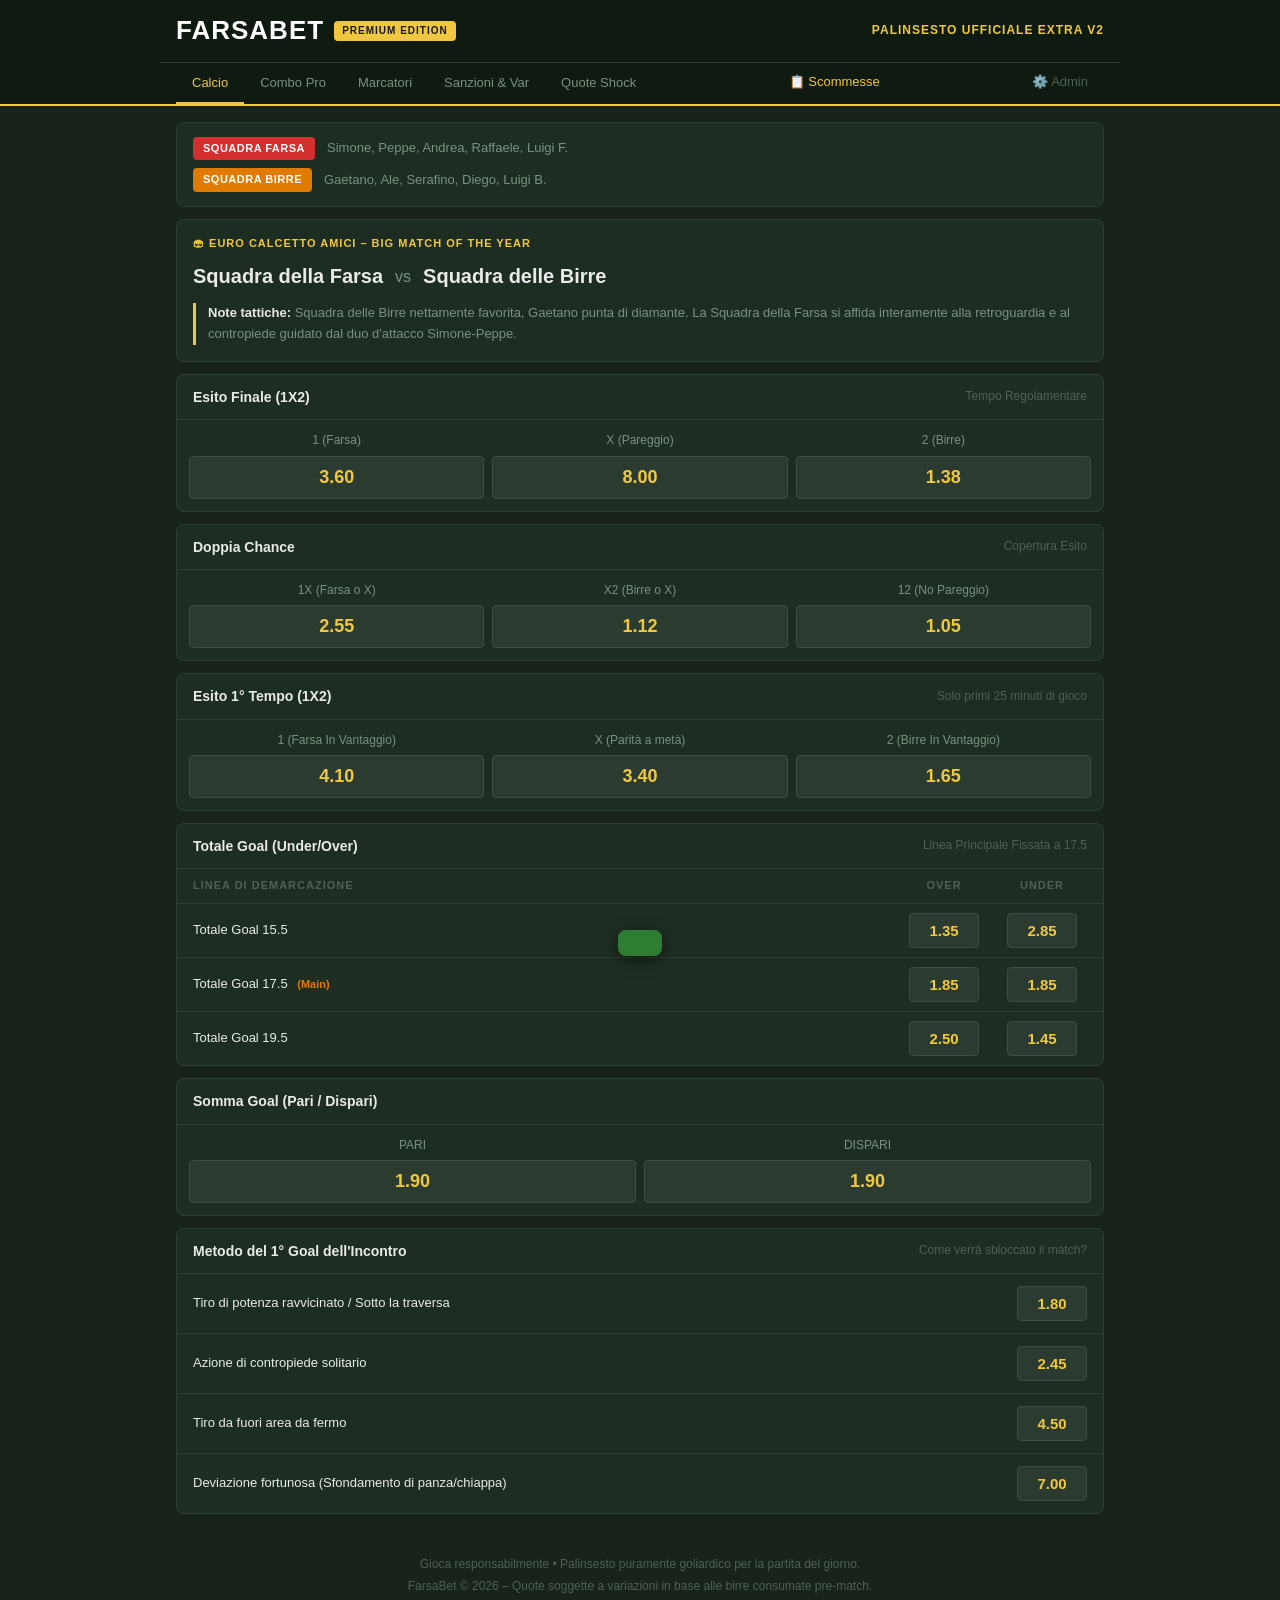
<file: index.html>
<!DOCTYPE html>
<html lang="it">
<head>
  <meta charset="UTF-8">
  <meta name="viewport" content="width=device-width, initial-scale=1.0">
  <title>FarsaBet – Palinsesto Ufficiale Extra V2</title>
  <link rel="stylesheet" href="style.css">
</head>
<body>

<!-- ===== HEADER ===== -->
<header>
  <div class="header-inner">
    <a class="logo" href="index.html">
      <span class="logo-text">FARSABET</span>
      <span class="badge-premium">Premium Edition</span>
    </a>
    <div class="header-subtitle">Palinsesto Ufficiale Extra V2</div>
  </div>
  <nav class="tabs" id="main-tabs">
    <button class="tab active" data-tab="calcio">Calcio</button>
    <button class="tab" data-tab="combo">Combo Pro</button>
    <button class="tab" data-tab="marcatori">Marcatori</button>
    <button class="tab" data-tab="sanzioni">Sanzioni &amp; Var</button>
    <button class="tab" data-tab="quote">Quote Shock</button>
    <a class="tab tab-nav-link" href="scommesse.html">📋 Scommesse</a>
    <a class="tab tab-nav-link tab-admin-link" href="admin.html">⚙️ Admin</a>
  </nav>
</header>

<!-- ===== MAIN ===== -->
<main>

  <!-- Teams card -->
  <div class="teams-card">
    <div class="team-row">
      <span class="team-label farsa">Squadra Farsa</span>
      <span class="team-players" id="team-players-farsa">Simone, Peppe, Andrea, Raffaele, Luigi F.</span>
    </div>
    <div class="team-row">
      <span class="team-label birre">Squadra Birre</span>
      <span class="team-players" id="team-players-birre">Gaetano, Ale, Serafino, Diego, Luigi B.</span>
    </div>
  </div>

  <!-- Match card -->
  <div class="match-card">
    <div class="match-badge">🏟 Euro Calcetto Amici – Big Match of the Year</div>
    <div class="match-title">
      <span>Squadra della Farsa</span>
      <span class="vs">vs</span>
      <span>Squadra delle Birre</span>
    </div>
    <div class="tactical-note">
      <strong>Note tattiche:</strong> Squadra delle Birre nettamente favorita, Gaetano punta di diamante.
      La Squadra della Farsa si affida interamente alla retroguardia e al contropiede guidato
      dal duo d'attacco Simone-Peppe.
    </div>
  </div>

  <!-- ===================================================
       TAB: CALCIO
       =================================================== -->
  <div class="tab-section active" id="tab-calcio">

    <!-- Esito Finale 1X2 -->
    <div class="bet-section">
      <div class="section-header">
        <span class="section-title">Esito Finale (1X2)</span>
        <span class="section-subtitle">Tempo Regolamentare</span>
      </div>
      <div class="odds-grid grid-3">
        <div class="odd-item">
          <div class="odd-label">1 (Farsa)</div>
          <button class="odd-btn" data-bet="Esito Finale – 1 (Farsa)" data-odd="3.60">3.60</button>
        </div>
        <div class="odd-item">
          <div class="odd-label">X (Pareggio)</div>
          <button class="odd-btn" data-bet="Esito Finale – X (Pareggio)" data-odd="8.00">8.00</button>
        </div>
        <div class="odd-item">
          <div class="odd-label">2 (Birre)</div>
          <button class="odd-btn" data-bet="Esito Finale – 2 (Birre)" data-odd="1.38">1.38</button>
        </div>
      </div>
    </div>

    <!-- Doppia Chance -->
    <div class="bet-section">
      <div class="section-header">
        <span class="section-title">Doppia Chance</span>
        <span class="section-subtitle">Copertura Esito</span>
      </div>
      <div class="odds-grid grid-3">
        <div class="odd-item">
          <div class="odd-label">1X (Farsa o X)</div>
          <button class="odd-btn" data-bet="Doppia Chance – 1X (Farsa o X)" data-odd="2.55">2.55</button>
        </div>
        <div class="odd-item">
          <div class="odd-label">X2 (Birre o X)</div>
          <button class="odd-btn" data-bet="Doppia Chance – X2 (Birre o X)" data-odd="1.12">1.12</button>
        </div>
        <div class="odd-item">
          <div class="odd-label">12 (No Pareggio)</div>
          <button class="odd-btn" data-bet="Doppia Chance – 12 (No Pareggio)" data-odd="1.05">1.05</button>
        </div>
      </div>
    </div>

    <!-- Esito 1° Tempo -->
    <div class="bet-section">
      <div class="section-header">
        <span class="section-title">Esito 1° Tempo (1X2)</span>
        <span class="section-subtitle">Solo primi 25 minuti di gioco</span>
      </div>
      <div class="odds-grid grid-3">
        <div class="odd-item">
          <div class="odd-label">1 (Farsa In Vantaggio)</div>
          <button class="odd-btn" data-bet="Esito 1° Tempo – 1 (Farsa In Vantaggio)" data-odd="4.10">4.10</button>
        </div>
        <div class="odd-item">
          <div class="odd-label">X (Parità a metà)</div>
          <button class="odd-btn" data-bet="Esito 1° Tempo – X (Parità a metà)" data-odd="3.40">3.40</button>
        </div>
        <div class="odd-item">
          <div class="odd-label">2 (Birre In Vantaggio)</div>
          <button class="odd-btn" data-bet="Esito 1° Tempo – 2 (Birre In Vantaggio)" data-odd="1.65">1.65</button>
        </div>
      </div>
    </div>

    <!-- Totale Goal Under/Over -->
    <div class="bet-section">
      <div class="section-header">
        <span class="section-title">Totale Goal (Under/Over)</span>
        <span class="section-subtitle">Linea Principale Fissata a 17.5</span>
      </div>
      <div class="ou-header-row">
        <span class="ou-col-label">Linea di Demarcazione</span>
        <span class="ou-col-label" style="text-align:center">Over</span>
        <span class="ou-col-label" style="text-align:center">Under</span>
      </div>
      <div class="ou-row">
        <span class="ou-row-label">Totale Goal 15.5</span>
        <div class="ou-cell"><button class="odd-btn-sm" data-bet="Totale Goal 15.5 – OVER" data-odd="1.35">1.35</button></div>
        <div class="ou-cell"><button class="odd-btn-sm" data-bet="Totale Goal 15.5 – UNDER" data-odd="2.85">2.85</button></div>
      </div>
      <div class="ou-row">
        <span class="ou-row-label">Totale Goal 17.5 <span class="main-mark">(Main)</span></span>
        <div class="ou-cell"><button class="odd-btn-sm" data-bet="Totale Goal 17.5 – OVER" data-odd="1.85">1.85</button></div>
        <div class="ou-cell"><button class="odd-btn-sm" data-bet="Totale Goal 17.5 – UNDER" data-odd="1.85">1.85</button></div>
      </div>
      <div class="ou-row">
        <span class="ou-row-label">Totale Goal 19.5</span>
        <div class="ou-cell"><button class="odd-btn-sm" data-bet="Totale Goal 19.5 – OVER" data-odd="2.50">2.50</button></div>
        <div class="ou-cell"><button class="odd-btn-sm" data-bet="Totale Goal 19.5 – UNDER" data-odd="1.45">1.45</button></div>
      </div>
    </div>

    <!-- Somma Goal Pari/Dispari -->
    <div class="bet-section">
      <div class="section-header">
        <span class="section-title">Somma Goal (Pari / Dispari)</span>
      </div>
      <div class="odds-grid grid-2">
        <div class="odd-item">
          <div class="odd-label">PARI</div>
          <button class="odd-btn" data-bet="Somma Goal – PARI" data-odd="1.90">1.90</button>
        </div>
        <div class="odd-item">
          <div class="odd-label">DISPARI</div>
          <button class="odd-btn" data-bet="Somma Goal – DISPARI" data-odd="1.90">1.90</button>
        </div>
      </div>
    </div>

    <!-- Metodo 1° Goal -->
    <div class="bet-section">
      <div class="section-header">
        <span class="section-title">Metodo del 1° Goal dell'Incontro</span>
        <span class="section-subtitle">Come verrà sbloccato il match?</span>
      </div>
      <div class="odds-list">
        <div class="odds-list-item">
          <div class="list-label">Tiro di potenza ravvicinato / Sotto la traversa</div>
          <button class="odd-btn-sm" data-bet="Metodo 1° Goal – Tiro potenza / Sotto traversa" data-odd="1.80">1.80</button>
        </div>
        <div class="odds-list-item">
          <div class="list-label">Azione di contropiede solitario</div>
          <button class="odd-btn-sm" data-bet="Metodo 1° Goal – Contropiede solitario" data-odd="2.45">2.45</button>
        </div>
        <div class="odds-list-item">
          <div class="list-label">Tiro da fuori area da fermo</div>
          <button class="odd-btn-sm" data-bet="Metodo 1° Goal – Tiro da fuori area da fermo" data-odd="4.50">4.50</button>
        </div>
        <div class="odds-list-item">
          <div class="list-label">Deviazione fortunosa (Sfondamento di panza/chiappa)</div>
          <button class="odd-btn-sm" data-bet="Metodo 1° Goal – Deviazione fortunosa (panza/chiappa)" data-odd="7.00">7.00</button>
        </div>
      </div>
    </div>

  </div><!-- /tab-calcio -->

  <!-- ===================================================
       TAB: COMBO PRO
       =================================================== -->
  <div class="tab-section" id="tab-combo">

    <div class="bet-section">
      <div class="section-header">
        <span class="section-title">Combo Match (Esito + Under/Over 17.5)</span>
        <span class="section-subtitle">Alza la quota rischiando</span>
      </div>
      <div class="odds-list">
        <div class="odds-list-item">
          <div class="list-label">
            1 + Over 17.5
            <div class="list-sublabel">Vince Farsa con tanti gol complessivi</div>
          </div>
          <button class="odd-btn-sm" data-bet="Combo – 1 + Over 17.5" data-odd="5.50">5.50</button>
        </div>
        <div class="odds-list-item">
          <div class="list-label">
            1 + Under 17.5
            <div class="list-sublabel">Vince Farsa di misura o puntando sulla difesa</div>
          </div>
          <button class="odd-btn-sm" data-bet="Combo – 1 + Under 17.5" data-odd="6.50">6.50</button>
        </div>
        <div class="odds-list-item">
          <div class="list-label">
            2 + Over 17.5
            <div class="list-sublabel">Vince Birre in goleada totale</div>
          </div>
          <button class="odd-btn-sm" data-bet="Combo – 2 + Over 17.5" data-odd="2.10">2.10</button>
        </div>
        <div class="odds-list-item">
          <div class="list-label">
            2 + Under 17.5
            <div class="list-sublabel">Vince Birre con meno di 18 gol totali nel match</div>
          </div>
          <button class="odd-btn-sm" data-bet="Combo – 2 + Under 17.5" data-odd="2.65">2.65</button>
        </div>
      </div>
    </div>

  </div><!-- /tab-combo -->

  <!-- ===================================================
       TAB: MARCATORI
       =================================================== -->
  <div class="tab-section" id="tab-marcatori">

    <!-- Dinamiche della Partita -->
    <div class="bet-section">
      <div class="section-header">
        <span class="section-title">Dinamiche della Partita</span>
      </div>
      <div class="dyn-header-row">
        <span class="dyn-col-label">Mercato Specifico</span>
        <span class="dyn-col-label">Squadra Farsa</span>
        <span class="dyn-col-label">Squadra Birre</span>
      </div>
      <div class="dyn-row">
        <span class="dyn-row-label">Segna il 1° Goal</span>
        <div class="dyn-cell"><button class="odd-btn-sm" data-bet="Segna 1° Goal – Squadra Farsa" data-odd="2.20">2.20</button></div>
        <div class="dyn-cell"><button class="odd-btn-sm" data-bet="Segna 1° Goal – Squadra Birre" data-odd="1.55">1.55</button></div>
      </div>
      <div class="dyn-row">
        <span class="dyn-row-label">Segna l'ULTIMO Goal</span>
        <div class="dyn-cell"><button class="odd-btn-sm" data-bet="Segna Ultimo Goal – Squadra Farsa" data-odd="2.00">2.00</button></div>
        <div class="dyn-cell"><button class="odd-btn-sm" data-bet="Segna Ultimo Goal – Squadra Birre" data-odd="1.65">1.65</button></div>
      </div>
      <div class="dyn-row">
        <span class="dyn-row-label">Ribaltone <span class="sub">(Svantaggio → Vittoria SÌ)</span></span>
        <div class="dyn-cell"><button class="odd-btn-sm" data-bet="Ribaltone – Squadra Farsa" data-odd="6.50">6.50</button></div>
        <div class="dyn-cell"><button class="odd-btn-sm" data-bet="Ribaltone – Squadra Birre" data-odd="3.20">3.20</button></div>
      </div>
    </div>

    <!-- Margine di Vittoria esatto -->
    <div class="bet-section">
      <div class="section-header">
        <span class="section-title">Margine di Vittoria esatto</span>
        <span class="section-subtitle">Scarto gol a fine partita</span>
      </div>
      <div class="margin-header-row">
        <span class="mg-col-label">Selezione Margine</span>
        <span class="mg-col-label">Quota</span>
      </div>
      <div class="margin-row">
        <span class="mg-row-label">Squadra delle Birre vince di 1-2 goal</span>
        <div class="mg-cell"><button class="odd-btn-sm" data-bet="Margine – Birre vince 1-2 goal" data-odd="3.00">3.00</button></div>
      </div>
      <div class="margin-row">
        <span class="mg-row-label">Squadra delle Birre vince di 3-4 goal</span>
        <div class="mg-cell"><button class="odd-btn-sm" data-bet="Margine – Birre vince 3-4 goal" data-odd="2.40">2.40</button></div>
      </div>
      <div class="margin-row">
        <span class="mg-row-label">Squadra delle Birre vince di 5+ goal</span>
        <div class="mg-cell"><button class="odd-btn-sm" data-bet="Margine – Birre vince 5+ goal" data-odd="3.25">3.25</button></div>
      </div>
      <div class="margin-row">
        <span class="mg-row-label">Squadra della Farsa vince di 1-2 goal</span>
        <div class="mg-cell"><button class="odd-btn-sm" data-bet="Margine – Farsa vince 1-2 goal" data-odd="4.50">4.50</button></div>
      </div>
      <div class="margin-row">
        <span class="mg-row-label">Squadra della Farsa vince di 3-4 goal</span>
        <div class="mg-cell"><button class="odd-btn-sm" data-bet="Margine – Farsa vince 3-4 goal" data-odd="8.50">8.50</button></div>
      </div>
      <div class="margin-row">
        <span class="mg-row-label">Squadra della Farsa vince di 5+ goal</span>
        <div class="mg-cell"><button class="odd-btn-sm" data-bet="Margine – Farsa vince 5+ goal" data-odd="25.00">25.00</button></div>
      </div>
    </div>

    <!-- Prestazioni Giocatori -->
    <div class="bet-section">
      <div class="section-header">
        <span class="section-title">Prestazioni Giocatori (Marcatori &amp; Multi-Goal)</span>
        <span class="section-subtitle">Doppiette e Triplette incluse</span>
      </div>
      <div class="players-header-row">
        <span class="pl-col-label">Giocatore</span>
        <span class="pl-col-label">Segna</span>
        <span class="pl-col-label">Doppietta</span>
        <span class="pl-col-label">Tripletta</span>
      </div>
      <!-- Birre -->
      <div class="players-row" data-player-row="birre-0">
        <span class="player-name"><span class="pn-text">Gaetano</span> <span class="player-team birre">Birre</span></span>
        <div class="pl-cell"><button class="odd-btn-sm" data-bet="Gaetano (Birre) – Segna" data-odd="1.10" data-bet-type="segna">1.10</button></div>
        <div class="pl-cell"><button class="odd-btn-sm" data-bet="Gaetano (Birre) – Doppietta" data-odd="1.45" data-bet-type="doppietta">1.45</button></div>
        <div class="pl-cell"><button class="odd-btn-sm" data-bet="Gaetano (Birre) – Tripletta" data-odd="2.20" data-bet-type="tripletta">2.20</button></div>
      </div>
      <div class="players-row" data-player-row="birre-1">
        <span class="player-name"><span class="pn-text">Ale</span> <span class="player-team birre">Birre</span></span>
        <div class="pl-cell"><button class="odd-btn-sm" data-bet="Ale (Birre) – Segna" data-odd="1.65" data-bet-type="segna">1.65</button></div>
        <div class="pl-cell"><button class="odd-btn-sm" data-bet="Ale (Birre) – Doppietta" data-odd="2.60" data-bet-type="doppietta">2.60</button></div>
        <div class="pl-cell"><button class="odd-btn-sm" data-bet="Ale (Birre) – Tripletta" data-odd="4.50" data-bet-type="tripletta">4.50</button></div>
      </div>
      <div class="players-row" data-player-row="birre-2">
        <span class="player-name"><span class="pn-text">Serafino</span> <span class="player-team birre">Birre</span></span>
        <div class="pl-cell"><button class="odd-btn-sm" data-bet="Serafino (Birre) – Segna" data-odd="1.85" data-bet-type="segna">1.85</button></div>
        <div class="pl-cell"><button class="odd-btn-sm" data-bet="Serafino (Birre) – Doppietta" data-odd="3.20" data-bet-type="doppietta">3.20</button></div>
        <div class="pl-cell"><button class="odd-btn-sm" data-bet="Serafino (Birre) – Tripletta" data-odd="6.00" data-bet-type="tripletta">6.00</button></div>
      </div>
      <div class="players-row" data-player-row="birre-3">
        <span class="player-name"><span class="pn-text">Diego</span> <span class="player-team birre">Birre</span></span>
        <div class="pl-cell"><button class="odd-btn-sm" data-bet="Diego (Birre) – Segna" data-odd="2.10" data-bet-type="segna">2.10</button></div>
        <div class="pl-cell"><button class="odd-btn-sm" data-bet="Diego (Birre) – Doppietta" data-odd="4.00" data-bet-type="doppietta">4.00</button></div>
        <div class="pl-cell"><button class="odd-btn-sm" data-bet="Diego (Birre) – Tripletta" data-odd="8.00" data-bet-type="tripletta">8.00</button></div>
      </div>
      <div class="players-row" data-player-row="birre-4">
        <span class="player-name"><span class="pn-text">Luigi B.</span> <span class="player-team birre">Birre</span></span>
        <div class="pl-cell"><button class="odd-btn-sm" data-bet="Luigi B. (Birre) – Segna" data-odd="2.50" data-bet-type="segna">2.50</button></div>
        <div class="pl-cell"><button class="odd-btn-sm" data-bet="Luigi B. (Birre) – Doppietta" data-odd="6.00" data-bet-type="doppietta">6.00</button></div>
        <div class="pl-cell"><button class="odd-btn-sm" data-bet="Luigi B. (Birre) – Tripletta" data-odd="15.00" data-bet-type="tripletta">15.00</button></div>
      </div>
      <!-- Farsa -->
      <div class="players-row" data-player-row="farsa-0">
        <span class="player-name"><span class="pn-text">Simone</span> <span class="player-team farsa">Farsa</span></span>
        <div class="pl-cell"><button class="odd-btn-sm" data-bet="Simone (Farsa) – Segna" data-odd="1.25" data-bet-type="segna">1.25</button></div>
        <div class="pl-cell"><button class="odd-btn-sm" data-bet="Simone (Farsa) – Doppietta" data-odd="1.75" data-bet-type="doppietta">1.75</button></div>
        <div class="pl-cell"><button class="odd-btn-sm" data-bet="Simone (Farsa) – Tripletta" data-odd="2.80" data-bet-type="tripletta">2.80</button></div>
      </div>
      <div class="players-row" data-player-row="farsa-1">
        <span class="player-name"><span class="pn-text">Peppe</span> <span class="player-team farsa">Farsa</span></span>
        <div class="pl-cell"><button class="odd-btn-sm" data-bet="Peppe (Farsa) – Segna" data-odd="1.40" data-bet-type="segna">1.40</button></div>
        <div class="pl-cell"><button class="odd-btn-sm" data-bet="Peppe (Farsa) – Doppietta" data-odd="2.10" data-bet-type="doppietta">2.10</button></div>
        <div class="pl-cell"><button class="odd-btn-sm" data-bet="Peppe (Farsa) – Tripletta" data-odd="3.50" data-bet-type="tripletta">3.50</button></div>
      </div>
      <div class="players-row" data-player-row="farsa-2">
        <span class="player-name"><span class="pn-text">Andrea</span> <span class="player-team farsa">Farsa</span></span>
        <div class="pl-cell"><button class="odd-btn-sm" data-bet="Andrea (Farsa) – Segna" data-odd="2.35" data-bet-type="segna">2.35</button></div>
        <div class="pl-cell"><button class="odd-btn-sm" data-bet="Andrea (Farsa) – Doppietta" data-odd="5.50" data-bet-type="doppietta">5.50</button></div>
        <div class="pl-cell"><button class="odd-btn-sm" data-bet="Andrea (Farsa) – Tripletta" data-odd="12.00" data-bet-type="tripletta">12.00</button></div>
      </div>
      <div class="players-row" data-player-row="farsa-3">
        <span class="player-name"><span class="pn-text">Raffaele</span> <span class="player-team farsa">Farsa</span></span>
        <div class="pl-cell"><button class="odd-btn-sm" data-bet="Raffaele (Farsa) – Segna" data-odd="3.00" data-bet-type="segna">3.00</button></div>
        <div class="pl-cell"><button class="odd-btn-sm" data-bet="Raffaele (Farsa) – Doppietta" data-odd="8.50" data-bet-type="doppietta">8.50</button></div>
        <div class="pl-cell"><button class="odd-btn-sm" data-bet="Raffaele (Farsa) – Tripletta" data-odd="25.00" data-bet-type="tripletta">25.00</button></div>
      </div>
      <div class="players-row" data-player-row="farsa-4">
        <span class="player-name"><span class="pn-text">Luigi F.</span> <span class="player-team farsa">Farsa</span></span>
        <div class="pl-cell"><button class="odd-btn-sm" data-bet="Luigi F. (Farsa) – Segna" data-odd="3.50" data-bet-type="segna">3.50</button></div>
        <div class="pl-cell"><button class="odd-btn-sm" data-bet="Luigi F. (Farsa) – Doppietta" data-odd="12.00" data-bet-type="doppietta">12.00</button></div>
        <div class="pl-cell"><button class="odd-btn-sm" data-bet="Luigi F. (Farsa) – Tripletta" data-odd="35.00" data-bet-type="tripletta">35.00</button></div>
      </div>
    </div>

  </div><!-- /tab-marcatori -->

  <!-- ===================================================
       TAB: SANZIONI & VAR
       =================================================== -->
  <div class="tab-section" id="tab-sanzioni">

    <div class="bet-section">
      <div class="section-header">
        <span class="section-title">🎯 Eventi Live Clamorosi / Sanzioni</span>
        <span class="section-subtitle">Cose che succedono solo nei nostri calcetti</span>
      </div>
      <div class="odds-list">
        <div class="odds-list-item">
          <div class="list-label">Discussione accesa con minaccia di abbandonare il campo: SÌ</div>
          <button class="odd-btn-sm" data-bet="Discussione accesa – minaccia abbandono campo SÌ" data-odd="1.50">1.50</button>
        </div>
        <div class="odds-list-item">
          <div class="list-label">Almeno un giocatore accusa un crampo fulminante dopo 10 minuti</div>
          <button class="odd-btn-sm" data-bet="Crampo fulminante dopo 10 minuti SÌ" data-odd="1.22">1.22</button>
        </div>
        <div class="odds-list-item">
          <div class="list-label">Tiro svirgolato che finisce fuori dal centro sportivo / Recupero pallone oltre la recinzione</div>
          <button class="odd-btn-sm" data-bet="Tiro svirgolato fuori dal centro sportivo SÌ" data-odd="1.30">1.30</button>
        </div>
        <div class="odds-list-item">
          <div class="list-label">Gol di tacco o giocata da circo (Riuscita o tentata fallosamente)</div>
          <button class="odd-btn-sm" data-bet="Gol di tacco o giocata da circo SÌ" data-odd="3.50">3.50</button>
        </div>
        <div class="odds-list-item">
          <div class="list-label">Qualcuno giura di aver toccato la palla prima della linea (Contestazione Var Spontanea)</div>
          <button class="odd-btn-sm" data-bet="Contestazione Var Spontanea SÌ" data-odd="1.75">1.75</button>
        </div>
      </div>
    </div>

  </div><!-- /tab-sanzioni -->

  <!-- ===================================================
       TAB: QUOTE SHOCK
       =================================================== -->
  <div class="tab-section" id="tab-quote">

    <div class="bet-section">
      <div class="section-header">
        <span class="section-title">🎭 Super Speciali Calcetto</span>
        <span class="section-subtitle">Solo per veri scommettitori</span>
      </div>
      <div class="odds-list">
        <div class="odds-list-item">
          <div class="list-label">Autogol nel Match: SÌ</div>
          <button class="odd-btn-sm" data-bet="Autogol nel Match SÌ" data-odd="2.30">2.30</button>
        </div>
        <div class="odds-list-item">
          <div class="list-label">Un Portiere segna un gol da area ad area (Chiunque esso sia)</div>
          <button class="odd-btn-sm" data-bet="Portiere segna gol da area ad area SÌ" data-odd="15.00">15.00</button>
        </div>
        <div class="odds-list-item">
          <div class="list-label">Palo/Traversa colpita nel primo tempo: SÌ</div>
          <button class="odd-btn-sm" data-bet="Palo/Traversa colpita 1° tempo SÌ" data-odd="1.40">1.40</button>
        </div>
        <div class="odds-list-item">
          <div class="list-label">Risultato Esatto "Altro" <span style="color:var(--text-muted);font-size:11px">(Ogni squadra segna più di 9 gol)</span></div>
          <button class="odd-btn-sm" data-bet='Risultato Esatto "Altro" (entrambe +9 gol)' data-odd="4.00">4.00</button>
        </div>
      </div>
    </div>

  </div><!-- /tab-quote -->

</main><!-- /main -->

<div class="bet-slip" id="bet-slip" hidden>
  <div class="bet-slip-info">
    <div class="bet-slip-title">Schedina pronta</div>
    <div class="bet-slip-meta">
      <span id="bet-slip-count">0 eventi selezionati</span>
      <span id="bet-slip-quote">Quota totale @0.00</span>
    </div>
  </div>
  <button type="button" class="btn-confirm bet-slip-btn" id="btn-open-bet-modal" disabled>🍺 Scommetti</button>
</div>

<!-- ===== FOOTER ===== -->
<footer>
  Gioca responsabilmente • Palinsesto puramente goliardico per la partita del giorno.<br>
  FarsaBet © 2026 – Quote soggette a variazioni in base alle birre consumate pre-match.
</footer>

<!-- ===== MODAL SCOMMESSA ===== -->
<div class="modal-overlay" id="modal" role="dialog" aria-modal="true" aria-labelledby="modal-title">
  <div class="modal">
    <div class="modal-header">
      <h3 id="modal-title">Piazza la tua Scommessa</h3>
      <button class="modal-close" id="modal-close" aria-label="Chiudi">✕</button>
    </div>
    <div class="modal-bet-info" id="modal-bet-info">
      <div class="bet-name" id="modal-bet-name"></div>
      <div class="bet-odd" id="modal-bet-odd"></div>
      <div class="modal-bet-list" id="modal-bet-list"></div>
    </div>
    <form id="bet-form" novalidate>
      <div class="form-group">
        <label for="inp-nome">Nome</label>
        <input type="text" id="inp-nome" placeholder="Inserisci il tuo nome" autocomplete="given-name" required>
      </div>
      <div class="form-group">
        <label for="inp-cognome">Cognome</label>
        <input type="text" id="inp-cognome" placeholder="Inserisci il tuo cognome" autocomplete="family-name" required>
      </div>
      <div class="form-group">
        <label for="inp-telefono">Numero di Telefono</label>
        <input type="tel" id="inp-telefono" placeholder="es. 333 1234567" autocomplete="tel" required>
      </div>
      <div class="form-group">
        <label for="inp-importo">Birre da scommettere 🍺</label>
        <input type="number" id="inp-importo" placeholder="es. 2" min="0.5" step="0.5" required>
      </div>
      <button type="submit" class="btn-confirm">🍺 Scommetti</button>
    </form>
  </div>
</div>

<!-- ===== TOAST ===== -->
<div class="toast" id="toast" role="status" aria-live="polite"></div>

<script src="app.js"></script>
</body>
</html>
</file>
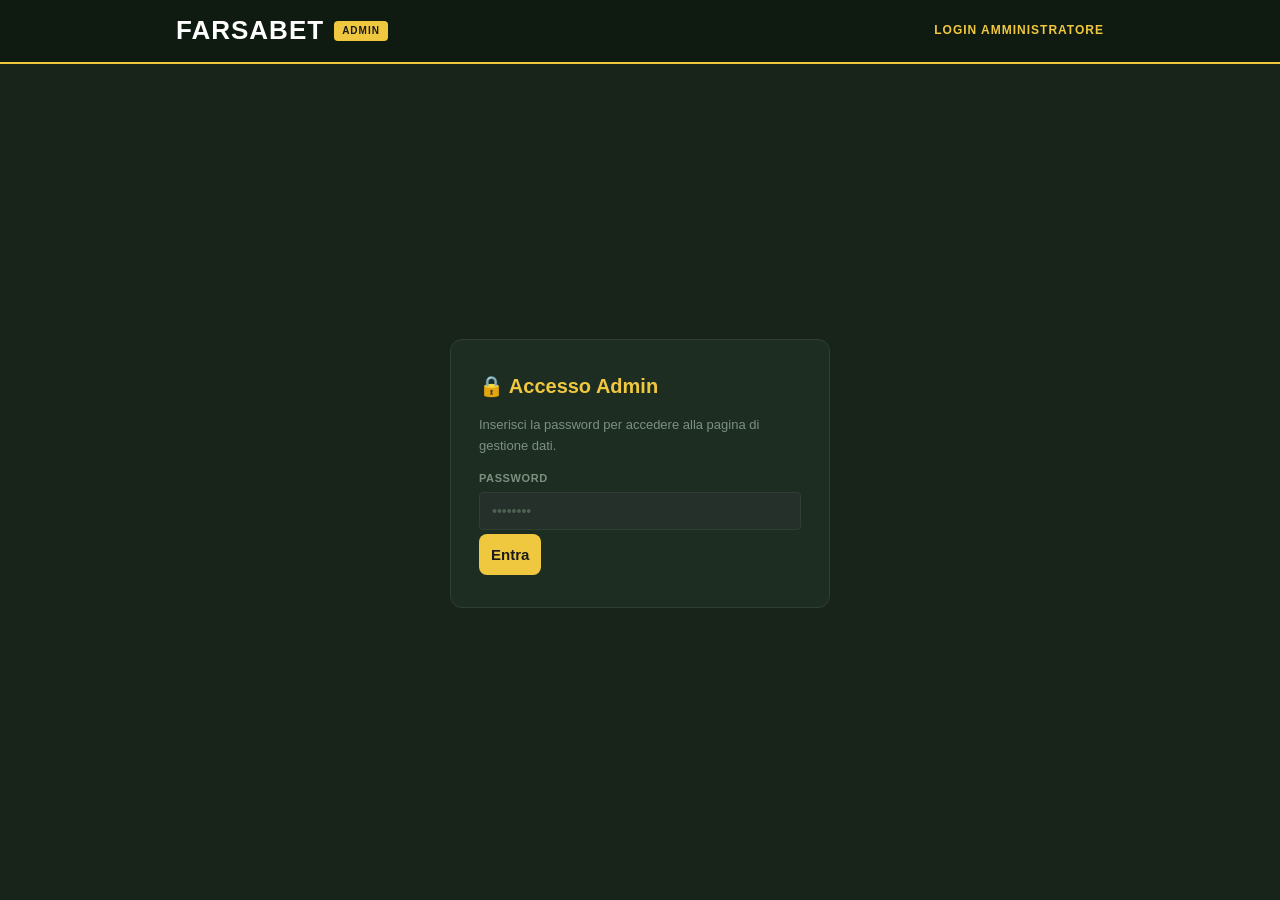
<file: admin-gestione.html>
<!DOCTYPE html>
<html lang="it">
<head>
  <meta charset="UTF-8">
  <meta name="viewport" content="width=device-width, initial-scale=1.0">
  <title>FarsaBet – Gestione Dati</title>
  <link rel="stylesheet" href="style.css">
</head>
<body>
<header>
  <div class="header-inner">
    <a class="logo" href="index.html">
      <span class="logo-text">FARSABET</span>
      <span class="badge-premium">Admin</span>
    </a>
    <div class="header-subtitle">Gestione Dati</div>
  </div>
</header>

<div class="page-main">
  <div style="display:flex;gap:10px;align-items:center;flex-wrap:wrap">
    <a class="back-btn" href="index.html">← Torna al Palinsesto</a>
    <button class="btn-clear" id="btn-logout">🚪 Esci</button>
  </div>

  <div class="bet-section">
    <div class="section-header">
      <span class="section-title">👥 Nomi e Livello Partecipanti</span>
      <span class="section-subtitle">Ogni evento è quotato in birre.</span>
    </div>
    <div class="admin-teams-grid">
      <div class="admin-team-col">
        <div class="admin-team-header farsa-bg">⚽ Squadra della Farsa</div>
        <div class="admin-players-list">
          <div class="admin-player-row">
            <input type="text" class="player-input" data-team="farsa" data-idx="0" placeholder="Giocatore 1">
            <select class="player-level" data-pid="farsa-0"><option>BASSO</option><option>MEDIO</option><option>ALTO</option><option>PORTIERE</option></select>
          </div>
          <div class="admin-player-row">
            <input type="text" class="player-input" data-team="farsa" data-idx="1" placeholder="Giocatore 2">
            <select class="player-level" data-pid="farsa-1"><option>BASSO</option><option>MEDIO</option><option>ALTO</option><option>PORTIERE</option></select>
          </div>
          <div class="admin-player-row">
            <input type="text" class="player-input" data-team="farsa" data-idx="2" placeholder="Giocatore 3">
            <select class="player-level" data-pid="farsa-2"><option>BASSO</option><option>MEDIO</option><option>ALTO</option><option>PORTIERE</option></select>
          </div>
          <div class="admin-player-row">
            <input type="text" class="player-input" data-team="farsa" data-idx="3" placeholder="Giocatore 4">
            <select class="player-level" data-pid="farsa-3"><option>BASSO</option><option>MEDIO</option><option>ALTO</option><option>PORTIERE</option></select>
          </div>
          <div class="admin-player-row">
            <input type="text" class="player-input" data-team="farsa" data-idx="4" placeholder="Giocatore 5">
            <select class="player-level" data-pid="farsa-4"><option>BASSO</option><option>MEDIO</option><option>ALTO</option><option>PORTIERE</option></select>
          </div>
        </div>
      </div>

      <div class="admin-team-col">
        <div class="admin-team-header birre-bg">🍺 Squadra delle Birre</div>
        <div class="admin-players-list">
          <div class="admin-player-row">
            <input type="text" class="player-input" data-team="birre" data-idx="0" placeholder="Giocatore 1">
            <select class="player-level" data-pid="birre-0"><option>BASSO</option><option>MEDIO</option><option>ALTO</option><option>PORTIERE</option></select>
          </div>
          <div class="admin-player-row">
            <input type="text" class="player-input" data-team="birre" data-idx="1" placeholder="Giocatore 2">
            <select class="player-level" data-pid="birre-1"><option>BASSO</option><option>MEDIO</option><option>ALTO</option><option>PORTIERE</option></select>
          </div>
          <div class="admin-player-row">
            <input type="text" class="player-input" data-team="birre" data-idx="2" placeholder="Giocatore 3">
            <select class="player-level" data-pid="birre-2"><option>BASSO</option><option>MEDIO</option><option>ALTO</option><option>PORTIERE</option></select>
          </div>
          <div class="admin-player-row">
            <input type="text" class="player-input" data-team="birre" data-idx="3" placeholder="Giocatore 4">
            <select class="player-level" data-pid="birre-3"><option>BASSO</option><option>MEDIO</option><option>ALTO</option><option>PORTIERE</option></select>
          </div>
          <div class="admin-player-row">
            <input type="text" class="player-input" data-team="birre" data-idx="4" placeholder="Giocatore 5">
            <select class="player-level" data-pid="birre-4"><option>BASSO</option><option>MEDIO</option><option>ALTO</option><option>PORTIERE</option></select>
          </div>
        </div>
      </div>
    </div>
  </div>

  <div class="bet-section">
    <div class="section-header">
      <span class="section-title">📊 Quote Giocatori</span>
      <span class="section-subtitle">Massimo quota per evento: 7.00</span>
    </div>
    <div style="padding:16px;display:flex;flex-direction:column;gap:12px">
      <p style="color:var(--text-secondary);font-size:13px">
        BASSO: tripletta 3-5 · MEDIO: 2-3 · ALTO: 1.50-2 · PORTIERE: 5-7 (tutte le quote in birre).
      </p>
      <button class="btn-regen" id="btn-regen">🎲 Rigenera Quote</button>
      <div id="odds-preview"></div>
    </div>
  </div>

  <button class="btn-confirm" id="btn-save" style="font-size:16px;padding:14px">&#128190; Salva Modifiche</button>
</div>

<div class="toast" id="toast" role="status" aria-live="polite"></div>

<script src="admin.js"></script>
</body>
</html>
</file>
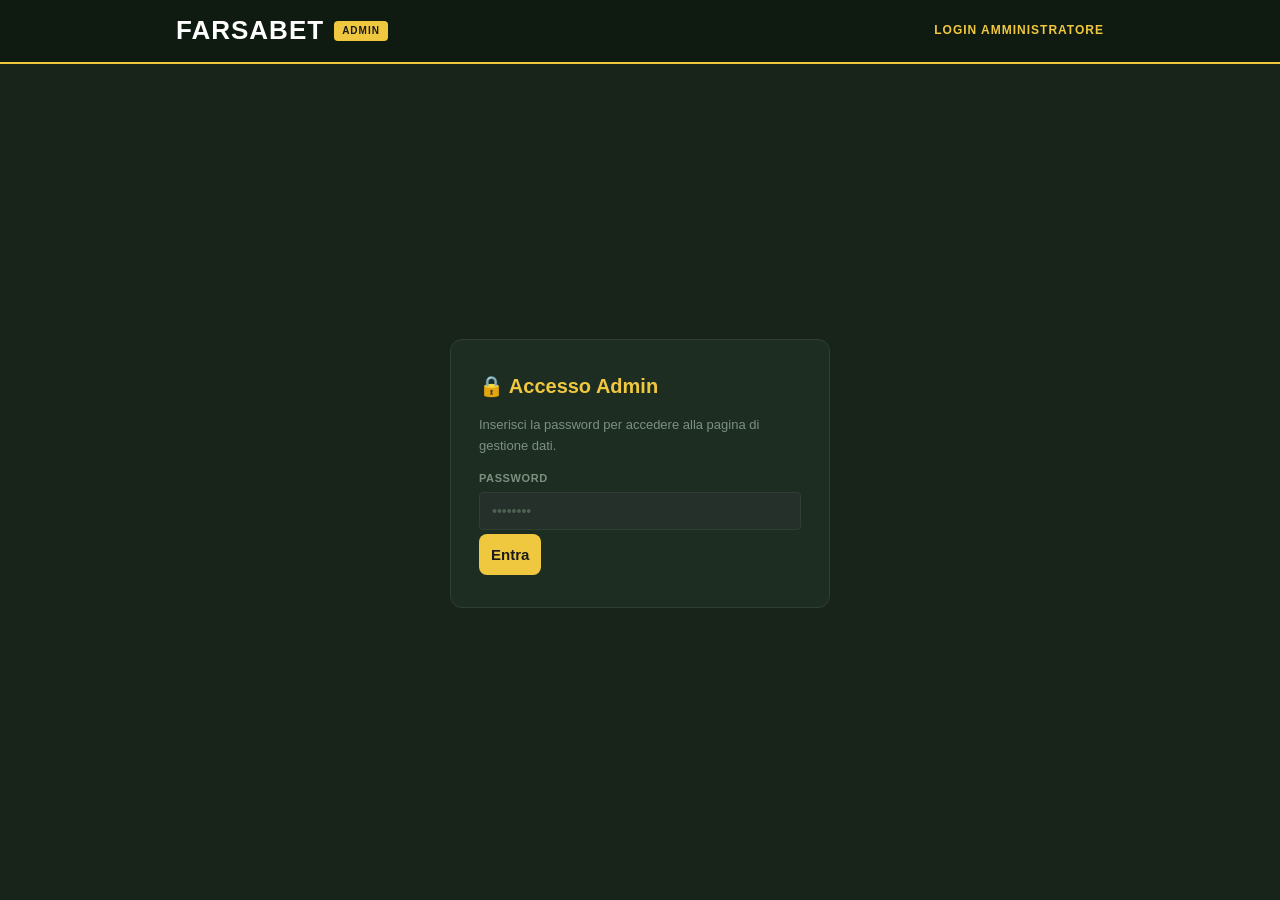
<file: admin.html>
<!DOCTYPE html>
<html lang="it">
<head>
  <meta charset="UTF-8">
  <meta name="viewport" content="width=device-width, initial-scale=1.0">
  <title>FarsaBet – Admin Login</title>
  <link rel="stylesheet" href="style.css">
</head>
<body>
<header>
  <div class="header-inner">
    <a class="logo" href="index.html">
      <span class="logo-text">FARSABET</span>
      <span class="badge-premium">Admin</span>
    </a>
    <div class="header-subtitle">Login Amministratore</div>
  </div>
</header>

<div class="admin-gate">
  <div class="admin-card">
    <div class="admin-card-title">🔒 Accesso Admin</div>
    <p class="admin-card-sub">Inserisci la password per accedere alla pagina di gestione dati.</p>
    <form id="gate-form">
      <div class="form-group">
        <label for="inp-pass">Password</label>
        <input type="password" id="inp-pass" placeholder="••••••••" autocomplete="current-password" required>
      </div>
      <button type="submit" class="btn-confirm">Entra</button>
    </form>
    <div id="gate-error" class="admin-error" hidden>❌ Password errata.</div>
  </div>
</div>

<script src="admin-login.js"></script>
</body>
</html>
</file>
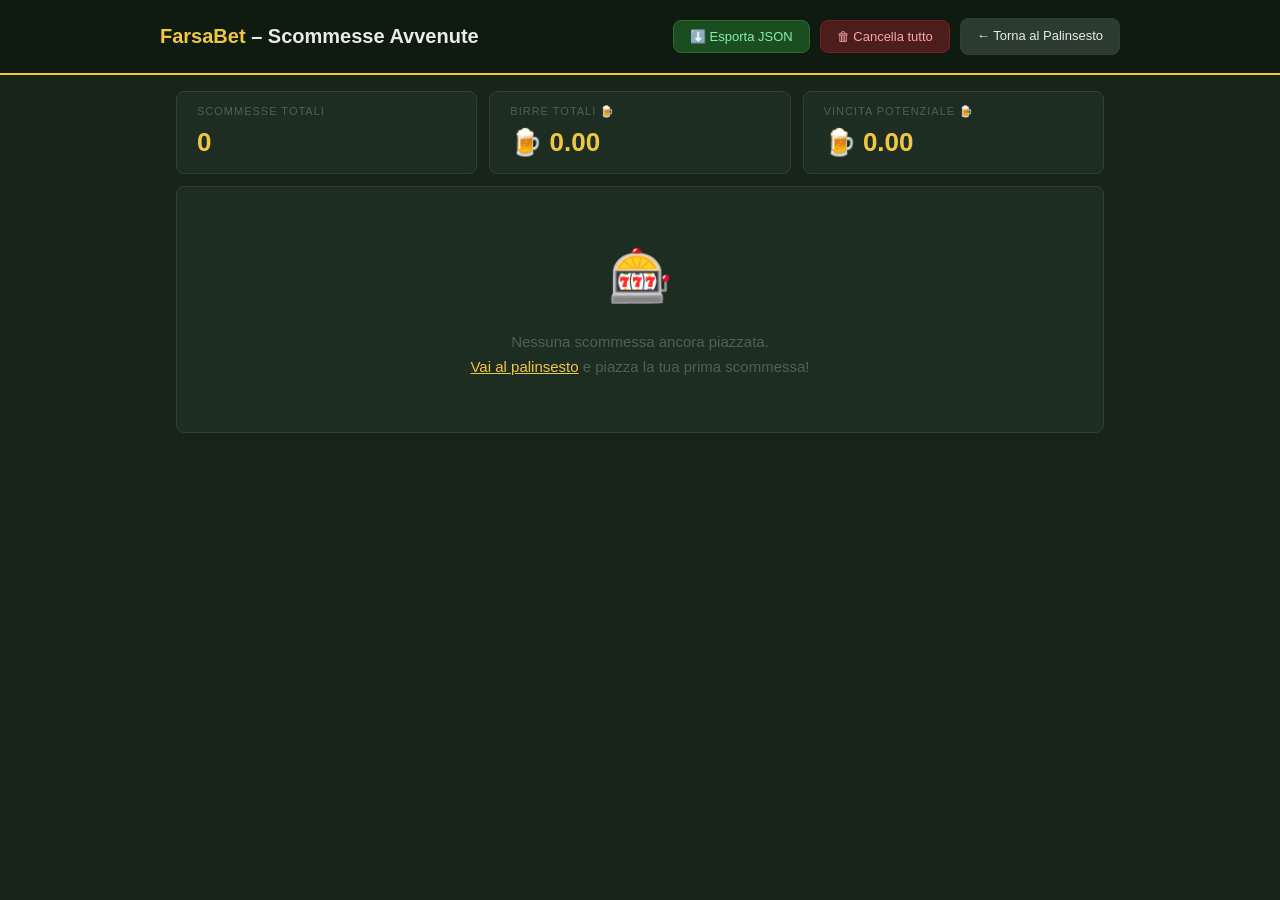
<file: scommesse.html>
<!DOCTYPE html>
<html lang="it">
<head>
  <meta charset="UTF-8">
  <meta name="viewport" content="width=device-width, initial-scale=1.0">
  <title>FarsaBet – Scommesse Avvenute</title>
  <link rel="stylesheet" href="style.css">
</head>
<body>

<!-- ===== PAGE HEADER ===== -->
<div class="page-header">
  <div class="page-header-inner">
    <h1><span>FarsaBet</span> – Scommesse Avvenute</h1>
    <div class="header-actions">
      <button class="btn-export" id="btn-export" title="Scarica tutte le scommesse come file JSON">⬇️ Esporta JSON</button>
      <button class="btn-clear" id="btn-clear">🗑 Cancella tutto</button>
      <a class="back-btn" href="index.html">← Torna al Palinsesto</a>
    </div>
  </div>
</div>

<!-- ===== MAIN ===== -->
<div class="page-main">

  <!-- Stats -->
  <div class="bets-stats" id="bets-stats">
    <div class="stat-card">
      <div class="stat-label">Scommesse Totali</div>
      <div class="stat-value" id="stat-count">0</div>
    </div>
    <div class="stat-card">
      <div class="stat-label">Birre Totali 🍺</div>
      <div class="stat-value" id="stat-importo">🍺 0</div>
    </div>
    <div class="stat-card">
      <div class="stat-label">Vincita Potenziale 🍺</div>
      <div class="stat-value" id="stat-vincita">🍺 0</div>
    </div>
  </div>

  <!-- Bets list -->
  <div class="bets-list" id="bets-list"></div>

</div>

<!-- ===== TOAST ===== -->
<div class="toast" id="toast" role="status" aria-live="polite"></div>

<script src="scommesse.js"></script>
</body>
</html>
</file>
<file: style.css>
/* ============================================================
   FarsaBet – Stylesheet
   ============================================================ */
:root {
  --bg-main:        #182319;
  --bg-header:      #0f1a10;
  --bg-card:        #1e2d22;
  --bg-section:     #243029;
  --bg-odd-btn:     #2c3b30;
  --bg-odd-hover:   #3a5040;
  --border:         #2e4032;
  --text-primary:   #e8ebe8;
  --text-secondary: #7a9180;
  --text-muted:     #506055;
  --yellow:         #f0c840;
  --yellow-light:   #f5d460;
  --red:            #d32f2f;
  --orange:         #e07b00;
  --green:          #4caf50;
  --radius:         8px;
  --radius-sm:      4px;
}

/* ---------- Reset ---------- */
*, *::before, *::after { box-sizing: border-box; margin: 0; padding: 0; }
html { scroll-behavior: smooth; }

body {
  background: var(--bg-main);
  color: var(--text-primary);
  font-family: -apple-system, BlinkMacSystemFont, 'Segoe UI', Roboto, Arial, sans-serif;
  font-size: 14px;
  line-height: 1.45;
  min-height: 100vh;
}

/* ============================================================
   HEADER
   ============================================================ */
header {
  background: var(--bg-header);
  border-bottom: 2px solid var(--yellow);
  position: sticky;
  top: 0;
  z-index: 200;
}

.header-inner {
  max-width: 960px;
  margin: 0 auto;
  padding: 12px 16px;
  display: flex;
  align-items: center;
  justify-content: space-between;
  gap: 12px;
}

.logo {
  display: flex;
  align-items: center;
  gap: 10px;
  text-decoration: none;
}

.logo-text {
  font-size: 26px;
  font-weight: 900;
  color: #fff;
  letter-spacing: 1px;
}

.badge-premium {
  background: var(--yellow);
  color: #1a1a1a;
  font-size: 10px;
  font-weight: 800;
  padding: 3px 8px;
  border-radius: var(--radius-sm);
  letter-spacing: 1px;
  text-transform: uppercase;
}

.header-subtitle {
  color: var(--yellow);
  font-size: 12px;
  font-weight: 700;
  letter-spacing: 1px;
  text-align: right;
  text-transform: uppercase;
}

/* ---------- Nav Tabs ---------- */
.tabs {
  max-width: 960px;
  margin: 0 auto;
  padding: 0 16px;
  display: flex;
  gap: 0;
  border-top: 1px solid var(--border);
  overflow-x: auto;
  scrollbar-width: none;
}
.tabs::-webkit-scrollbar { display: none; }

.tab {
  background: none;
  border: none;
  border-bottom: 2px solid transparent;
  color: var(--text-secondary);
  font-size: 13px;
  font-weight: 500;
  padding: 10px 16px;
  cursor: pointer;
  white-space: nowrap;
  transition: color .2s, border-color .2s;
  text-decoration: none;
  display: inline-block;
}
.tab:hover { color: var(--text-primary); }
.tab.active { color: var(--yellow); border-bottom-color: var(--yellow); }
.tab-nav-link { margin-left: auto; color: var(--yellow); }

/* ============================================================
   MAIN LAYOUT
   ============================================================ */
main, .page-main {
  max-width: 960px;
  margin: 0 auto;
  padding: 16px;
  display: flex;
  flex-direction: column;
  gap: 12px;
}

/* ============================================================
   TEAMS CARD
   ============================================================ */
.teams-card {
  background: var(--bg-card);
  border: 1px solid var(--border);
  border-radius: var(--radius);
  padding: 14px 16px;
  display: flex;
  flex-direction: column;
  gap: 8px;
}
.team-row { display: flex; align-items: center; gap: 12px; }

.team-label {
  font-size: 11px;
  font-weight: 700;
  padding: 4px 10px;
  border-radius: var(--radius-sm);
  letter-spacing: .5px;
  white-space: nowrap;
  text-transform: uppercase;
}
.team-label.farsa  { background: var(--red);    color: #fff; }
.team-label.birre  { background: var(--orange);  color: #fff; }

.team-players { color: var(--text-secondary); font-size: 13px; }

/* ============================================================
   MATCH CARD
   ============================================================ */
.match-card {
  background: var(--bg-card);
  border: 1px solid var(--border);
  border-radius: var(--radius);
  padding: 16px;
}
.match-badge {
  color: var(--yellow);
  font-size: 11px;
  font-weight: 700;
  letter-spacing: 1px;
  text-transform: uppercase;
  margin-bottom: 10px;
}
.match-title {
  font-size: 20px;
  font-weight: 800;
  margin-bottom: 12px;
  display: flex;
  align-items: center;
  gap: 12px;
  flex-wrap: wrap;
}
.match-title .vs { color: var(--text-secondary); font-weight: 400; font-size: 16px; }

.tactical-note {
  border-left: 3px solid var(--yellow);
  padding-left: 12px;
  color: var(--text-secondary);
  font-size: 13px;
  line-height: 1.6;
}
.tactical-note strong { color: var(--text-primary); }

/* ============================================================
   TAB SECTIONS
   ============================================================ */
.tab-section          { display: none; flex-direction: column; gap: 12px; }
.tab-section.active   { display: flex; }

/* ============================================================
   BET SECTION CARDS
   ============================================================ */
.bet-section {
  background: var(--bg-card);
  border: 1px solid var(--border);
  border-radius: var(--radius);
  overflow: hidden;
}

.section-header {
  padding: 12px 16px;
  display: flex;
  align-items: center;
  justify-content: space-between;
  border-bottom: 1px solid var(--border);
}
.section-title    { font-weight: 700; font-size: 14px; }
.section-subtitle { color: var(--text-muted); font-size: 12px; }

/* ---------- 3-col / 2-col odds grid ---------- */
.odds-grid        { display: grid; padding: 12px; gap: 8px; }
.odds-grid.grid-3 { grid-template-columns: repeat(3, 1fr); }
.odds-grid.grid-2 { grid-template-columns: repeat(2, 1fr); }

.odd-item { display: flex; flex-direction: column; align-items: center; gap: 6px; }
.odd-label { color: var(--text-secondary); font-size: 12px; text-align: center; }

.odd-btn {
  width: 100%;
  background: var(--bg-odd-btn);
  border: 1px solid #3a5040;
  border-radius: var(--radius-sm);
  color: var(--yellow);
  font-size: 18px;
  font-weight: 700;
  padding: 10px;
  cursor: pointer;
  transition: background .15s, transform .1s;
}
.odd-btn:hover  { background: var(--bg-odd-hover); transform: scale(1.02); }
.odd-btn:active { transform: scale(.97); }
.odd-btn.selected,
.odd-btn-sm.selected {
  background: var(--yellow);
  border-color: var(--yellow);
  color: #1a1a1a;
}

/* ---------- Under/Over table ---------- */
.ou-header-row,
.ou-row {
  display: grid;
  grid-template-columns: 1fr 90px 90px;
  padding: 9px 16px;
  align-items: center;
  gap: 8px;
  border-bottom: 1px solid var(--border);
}
.ou-row:last-child { border-bottom: none; }

.ou-col-label { font-size: 11px; font-weight: 700; color: var(--text-muted); text-transform: uppercase; letter-spacing: 1px; }
.ou-col-label:not(:first-child) { text-align: center; }

.ou-row-label { font-size: 13px; }
.ou-row-label .main-mark { color: var(--orange); font-size: 11px; font-weight: 700; margin-left: 6px; }
.ou-cell { text-align: center; }

/* ---------- List-style odds ---------- */
.odds-list { display: flex; flex-direction: column; }

.odds-list-item {
  display: flex;
  align-items: center;
  justify-content: space-between;
  padding: 12px 16px;
  border-bottom: 1px solid var(--border);
  gap: 12px;
}
.odds-list-item:last-child { border-bottom: none; }

.list-label     { flex: 1; font-size: 13px; }
.list-sublabel  { color: var(--text-muted); font-size: 11px; margin-top: 2px; }

.odd-btn-sm {
  background: var(--bg-odd-btn);
  border: 1px solid #3a5040;
  border-radius: var(--radius-sm);
  color: var(--yellow);
  font-size: 15px;
  font-weight: 700;
  padding: 8px 16px;
  cursor: pointer;
  min-width: 70px;
  text-align: center;
  transition: background .15s, transform .1s;
  white-space: nowrap;
}
.odd-btn-sm:hover  { background: var(--bg-odd-hover); transform: scale(1.02); }
.odd-btn-sm:active { transform: scale(.97); }

/* ---------- Dynamics table (2 teams) ---------- */
.dyn-header-row,
.dyn-row {
  display: grid;
  grid-template-columns: 1fr 100px 100px;
  padding: 9px 16px;
  align-items: center;
  gap: 8px;
  border-bottom: 1px solid var(--border);
}
.dyn-row:last-child { border-bottom: none; }

.dyn-col-label { font-size: 11px; font-weight: 700; color: var(--text-muted); text-transform: uppercase; letter-spacing: 1px; }
.dyn-col-label:not(:first-child) { text-align: center; }

.dyn-row-label { font-size: 13px; }
.dyn-row-label .sub { color: var(--text-muted); font-size: 11px; font-weight: 400; }
.dyn-cell { text-align: center; }

/* ---------- Players table ---------- */
.players-header-row,
.players-row {
  display: grid;
  grid-template-columns: 1fr 80px 80px 80px;
  padding: 9px 16px;
  align-items: center;
  gap: 8px;
  border-bottom: 1px solid var(--border);
}
.players-row:last-child { border-bottom: none; }

.pl-col-label { font-size: 11px; font-weight: 700; color: var(--text-muted); text-transform: uppercase; letter-spacing: 1px; }
.pl-col-label:not(:first-child) { text-align: center; }

.player-name { font-weight: 600; }
.player-team {
  font-size: 11px;
  font-weight: 400;
  background: var(--bg-section);
  padding: 2px 6px;
  border-radius: 3px;
  margin-left: 6px;
  display: inline-block;
}
.player-team.birre { color: var(--orange); }
.player-team.farsa { color: #ef9a9a; }
.pl-cell { text-align: center; }

/* ---------- Margin table (1 odd column) ---------- */
.margin-header-row,
.margin-row {
  display: grid;
  grid-template-columns: 1fr 90px;
  padding: 9px 16px;
  align-items: center;
  gap: 8px;
  border-bottom: 1px solid var(--border);
}
.margin-row:last-child { border-bottom: none; }

.mg-col-label { font-size: 11px; font-weight: 700; color: var(--text-muted); text-transform: uppercase; letter-spacing: 1px; }
.mg-col-label:not(:first-child) { text-align: center; }
.mg-row-label { font-size: 13px; }
.mg-cell { text-align: center; }

/* ============================================================
   FOOTER
   ============================================================ */
footer {
  text-align: center;
  padding: 24px 16px 32px;
  color: var(--text-muted);
  font-size: 12px;
  max-width: 960px;
  margin: 0 auto;
  line-height: 1.8;
}

.bet-slip {
  position: sticky;
  bottom: 0;
  z-index: 150;
  max-width: 960px;
  margin: 0 auto;
  padding: 12px 16px 0;
  display: flex;
  align-items: center;
  justify-content: space-between;
  gap: 12px;
}
.bet-slip[hidden] { display: none; }

.bet-slip-info {
  flex: 1;
  background: var(--bg-header);
  border: 1px solid var(--yellow);
  border-radius: var(--radius);
  padding: 12px 14px;
}

.bet-slip-title {
  color: var(--yellow);
  font-size: 12px;
  font-weight: 800;
  letter-spacing: .8px;
  text-transform: uppercase;
}

.bet-slip-meta {
  margin-top: 4px;
  display: flex;
  gap: 10px;
  flex-wrap: wrap;
  color: var(--text-primary);
  font-size: 13px;
}

.bet-slip-btn {
  flex-shrink: 0;
  margin-top: 0;
  min-width: 150px;
}

/* ============================================================
   MODAL
   ============================================================ */
.modal-overlay {
  position: fixed;
  inset: 0;
  background: rgba(0,0,0,.72);
  display: flex;
  align-items: center;
  justify-content: center;
  z-index: 1000;
  opacity: 0;
  pointer-events: none;
  transition: opacity .2s;
  padding: 16px;
}
.modal-overlay.active { opacity: 1; pointer-events: all; }

.modal {
  background: #1a2c1e;
  border: 1px solid var(--border);
  border-radius: 12px;
  width: 100%;
  max-width: 420px;
  overflow: hidden;
  transform: translateY(24px);
  transition: transform .22s;
}
.modal-overlay.active .modal { transform: translateY(0); }

.modal-header {
  background: var(--bg-header);
  padding: 16px 20px;
  display: flex;
  align-items: center;
  justify-content: space-between;
  border-bottom: 1px solid var(--border);
}
.modal-header h3 { color: var(--yellow); font-size: 16px; font-weight: 700; }

.modal-close {
  background: none;
  border: none;
  color: var(--text-secondary);
  font-size: 18px;
  cursor: pointer;
  padding: 4px 8px;
  border-radius: 4px;
  line-height: 1;
}
.modal-close:hover { background: rgba(255,255,255,.1); color: var(--text-primary); }

.modal-bet-info {
  background: var(--bg-section);
  margin: 16px 20px 0;
  padding: 12px 16px;
  border-radius: var(--radius);
  border-left: 3px solid var(--yellow);
}
.modal-bet-info .bet-name { font-size: 13px; font-weight: 600; color: var(--text-secondary); margin-bottom: 4px; }
.modal-bet-info .bet-odd  { font-size: 26px; font-weight: 800; color: var(--yellow); }

.modal-bet-list {
  margin-top: 10px;
  display: flex;
  flex-direction: column;
  gap: 6px;
}

.modal-bet-list-item {
  display: flex;
  align-items: center;
  justify-content: space-between;
  gap: 12px;
  font-size: 12px;
  color: var(--text-primary);
}

.modal-bet-list-item span:last-child,
.modal-bet-list-item strong {
  color: var(--yellow);
}

#bet-form {
  padding: 16px 20px 20px;
  display: flex;
  flex-direction: column;
  gap: 12px;
}

.form-group { display: flex; flex-direction: column; gap: 5px; }
.form-group label {
  font-size: 11px;
  font-weight: 700;
  color: var(--text-secondary);
  text-transform: uppercase;
  letter-spacing: .6px;
}
.form-group input,
.form-group select {
  background: var(--bg-section);
  border: 1px solid var(--border);
  border-radius: var(--radius-sm);
  color: var(--text-primary);
  font-size: 14px;
  padding: 10px 12px;
  outline: none;
  transition: border-color .2s;
}
.form-group input:focus,
.form-group select:focus { border-color: var(--yellow); }
.form-group input::placeholder { color: var(--text-muted); }

.btn-confirm {
  background: var(--yellow);
  color: #1a1a1a;
  border: none;
  border-radius: var(--radius);
  font-size: 15px;
  font-weight: 700;
  padding: 12px;
  cursor: pointer;
  margin-top: 4px;
  transition: background .18s, transform .1s;
}
.btn-confirm:hover  { background: var(--yellow-light); }
.btn-confirm:active { transform: scale(.98); }

/* ============================================================
   TOAST
   ============================================================ */
.toast {
  position: fixed;
  bottom: 24px;
  left: 50%;
  transform: translateX(-50%) translateY(80px);
  background: #2e7d32;
  color: #fff;
  padding: 13px 22px;
  border-radius: 8px;
  font-size: 13px;
  font-weight: 600;
  z-index: 2000;
  transition: transform .3s;
  box-shadow: 0 4px 16px rgba(0,0,0,.5);
  max-width: 90vw;
  text-align: center;
}
.toast.show { transform: translateX(-50%) translateY(0); }

/* ============================================================
   SCOMMESSE PAGE
   ============================================================ */
.page-header {
  background: var(--bg-header);
  border-bottom: 2px solid var(--yellow);
  padding: 18px 16px;
}
.page-header-inner {
  max-width: 960px;
  margin: 0 auto;
  display: flex;
  align-items: center;
  justify-content: space-between;
  flex-wrap: wrap;
  gap: 12px;
}
.page-header h1 { font-size: 20px; font-weight: 800; }
.page-header h1 span { color: var(--yellow); }

.header-actions { display: flex; gap: 10px; align-items: center; flex-wrap: wrap; }

.back-btn {
  background: var(--bg-odd-btn);
  border: 1px solid var(--border);
  border-radius: var(--radius);
  color: var(--text-primary);
  font-size: 13px;
  padding: 8px 16px;
  cursor: pointer;
  text-decoration: none;
  display: inline-block;
  transition: background .15s;
}
.back-btn:hover { background: var(--bg-odd-hover); }

.btn-export {
  background: #1b4d20;
  border: 1px solid #2e6b30;
  border-radius: var(--radius);
  color: #86efac;
  font-size: 13px;
  padding: 8px 16px;
  cursor: pointer;
  transition: background .15s;
}
.btn-export:hover { background: #226025; }

.btn-clear {
  background: #4c1d1d;
  border: 1px solid #7f1d1d;
  border-radius: var(--radius);
  color: #fca5a5;
  font-size: 13px;
  padding: 8px 16px;
  cursor: pointer;
  transition: background .15s;
}
.btn-clear:hover { background: #6b1f1f; }

/* Stats row */
.bets-stats {
  display: flex;
  gap: 12px;
  flex-wrap: wrap;
}
.stat-card {
  background: var(--bg-card);
  border: 1px solid var(--border);
  border-radius: var(--radius);
  padding: 12px 20px;
  flex: 1;
  min-width: 130px;
}
.stat-label { font-size: 11px; color: var(--text-muted); text-transform: uppercase; letter-spacing: 1px; }
.stat-value { font-size: 26px; font-weight: 800; color: var(--yellow); margin-top: 4px; }

/* Bets list */
.bets-list { display: flex; flex-direction: column; gap: 10px; }

.bet-card {
  background: var(--bg-card);
  border: 1px solid var(--border);
  border-radius: var(--radius);
  padding: 16px;
  display: grid;
  grid-template-columns: 1fr auto;
  gap: 12px;
  align-items: start;
}
.bettor-name    { font-size: 15px; font-weight: 700; }
.bet-selection  { color: var(--yellow); font-size: 13px; margin: 5px 0; }
.bet-selection-list {
  display: flex;
  flex-direction: column;
  gap: 6px;
  margin-bottom: 6px;
}
.bet-selection-item {
  display: flex;
  align-items: center;
  justify-content: space-between;
  gap: 12px;
  color: var(--text-secondary);
  font-size: 12px;
}
.bet-selection-item strong { color: var(--yellow); }
.bet-meta       { color: var(--text-muted); font-size: 12px; display: flex; gap: 14px; flex-wrap: wrap; margin-top: 4px; }
.bet-card-right { text-align: right; }
.bet-amount     { font-size: 20px; font-weight: 800; }
.odd-badge-card {
  background: var(--bg-odd-btn);
  color: var(--yellow);
  font-size: 13px;
  font-weight: 700;
  padding: 3px 8px;
  border-radius: 4px;
  display: inline-block;
  margin: 4px 0;
}
.win-amount { color: var(--green); font-size: 13px; font-weight: 600; }
.bet-id     { color: var(--text-muted); font-size: 11px; margin-top: 4px; }

/* Empty state */
.empty-state {
  background: var(--bg-card);
  border: 1px solid var(--border);
  border-radius: var(--radius);
  padding: 52px 24px;
  text-align: center;
  color: var(--text-muted);
}
.empty-icon { font-size: 52px; margin-bottom: 14px; }
.empty-state p { font-size: 15px; line-height: 1.7; }
.empty-state a { color: var(--yellow); }

/* ============================================================
   RESPONSIVE
   ============================================================ */
@media (max-width: 640px) {
  .header-subtitle { display: none; }
  .match-title { font-size: 16px; }
  .players-header-row,
  .players-row    { grid-template-columns: 1fr 65px 65px 65px; }
  .pl-col-label:not(:first-child),
  .pl-cell        { width: 65px; }
  .dyn-header-row,
  .dyn-row        { grid-template-columns: 1fr 80px 80px; }
  .ou-header-row,
  .ou-row         { grid-template-columns: 1fr 80px 80px; }
  .bet-card       { grid-template-columns: 1fr; }
  .bet-card-right { text-align: left; }
  .stat-value     { font-size: 20px; }
  .bet-slip       { flex-direction: column; align-items: stretch; }
  .bet-slip-btn   { width: 100%; }
}

/* ============================================================
   ADMIN PAGE
   ============================================================ */
.tab-admin-link { color: var(--text-muted); }
.tab-admin-link:hover { color: var(--text-secondary); }

.admin-gate {
  display: flex;
  align-items: center;
  justify-content: center;
  min-height: calc(100vh - 80px);
  padding: 24px 16px;
}

.admin-card {
  background: var(--bg-card);
  border: 1px solid var(--border);
  border-radius: 12px;
  padding: 32px 28px;
  width: 100%;
  max-width: 380px;
  display: flex;
  flex-direction: column;
  gap: 14px;
}

.admin-card-title {
  font-size: 20px;
  font-weight: 800;
  color: var(--yellow);
}

.admin-card-sub {
  color: var(--text-secondary);
  font-size: 13px;
  line-height: 1.6;
}

.admin-error {
  color: #fca5a5;
  font-size: 13px;
  font-weight: 600;
}

/* Teams grid */
.admin-teams-grid {
  display: grid;
  grid-template-columns: 1fr 1fr;
  gap: 0;
}

.admin-team-col { display: flex; flex-direction: column; }

.admin-team-header {
  font-size: 12px;
  font-weight: 700;
  text-transform: uppercase;
  letter-spacing: 1px;
  padding: 10px 16px;
  border-bottom: 1px solid var(--border);
}
.admin-team-header.farsa-bg { background: #3d1515; color: #fca5a5; }
.admin-team-header.birre-bg { background: #3d2800; color: #fcd34d; }

.admin-players-list {
  padding: 14px 16px;
  display: flex;
  flex-direction: column;
  gap: 10px;
  border-right: 1px solid var(--border);
}
.admin-team-col:last-child .admin-players-list { border-right: none; }

.admin-player-row {
  display: grid;
  grid-template-columns: 1fr 130px;
  gap: 10px;
  align-items: center;
}

.admin-player-row .player-level {
  text-transform: uppercase;
  font-weight: 700;
  font-size: 12px;
}

.opr-level {
  text-align: center;
  font-size: 11px;
  font-weight: 700;
  color: var(--text-secondary);
}

/* Odds regeneration button */
.btn-regen {
  background: #1a3d2e;
  border: 1px solid #2a6040;
  border-radius: var(--radius);
  color: #6ee7b7;
  font-size: 14px;
  font-weight: 700;
  padding: 11px 20px;
  cursor: pointer;
  transition: background .15s;
  align-self: flex-start;
}
.btn-regen:hover { background: #1e4d38; }

/* Odds preview table */
.odds-preview-table {
  border: 1px solid var(--border);
  border-radius: var(--radius);
  overflow: hidden;
}

.opr-header,
.opr-row {
  display: grid;
  grid-template-columns: 1fr 95px 70px 90px 90px;
  padding: 9px 14px;
  gap: 8px;
  align-items: center;
  border-bottom: 1px solid var(--border);
  font-size: 13px;
}
.opr-row:last-child { border-bottom: none; }

.opr-header {
  font-size: 11px;
  font-weight: 700;
  color: var(--text-muted);
  text-transform: uppercase;
  letter-spacing: 1px;
  background: var(--bg-section);
}
.opr-header span:not(:first-child),
.opr-odd { text-align: center; }

.opr-name { font-weight: 600; }
.opr-odd  { color: var(--yellow); font-weight: 700; }

@media (max-width: 640px) {
  .admin-teams-grid { grid-template-columns: 1fr; }
  .admin-team-col:first-child .admin-players-list { border-right: none; border-bottom: 1px solid var(--border); }
  .admin-player-row { grid-template-columns: 1fr; }
  .opr-header,
  .opr-row { grid-template-columns: 1fr 70px 60px 75px 75px; font-size: 12px; padding: 8px 10px; }
}
</file>
